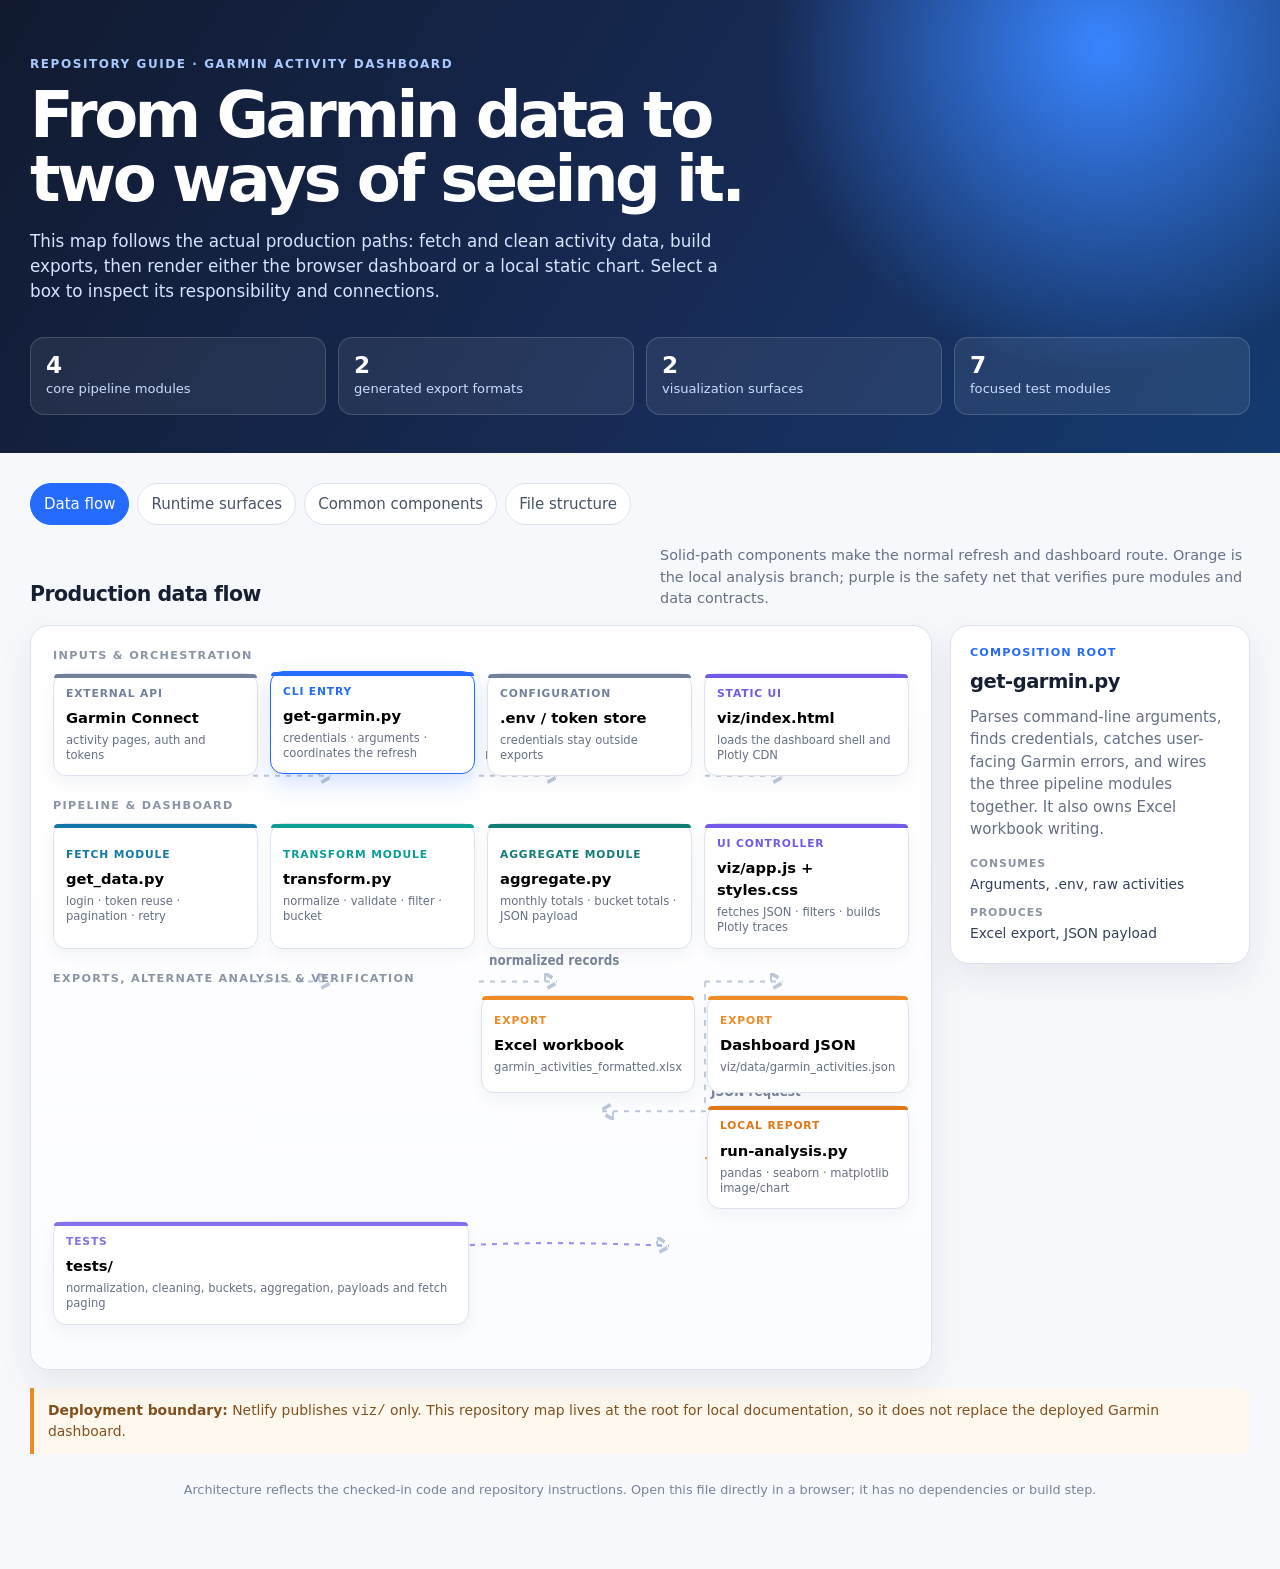
<file: index.html>
<!doctype html>
<html lang="en">
<head>
  <meta charset="utf-8">
  <meta name="viewport" content="width=device-width, initial-scale=1">
  <title>Garmin Dashboard · Codebase Map</title>
  <style>
    :root { --ink:#172033; --muted:#667085; --paper:#f7f8fc; --panel:#fff; --line:#dce2ed; --blue:#246bfe; --teal:#0a9e95; --orange:#f08a24; --violet:#7458e8; --shadow:0 14px 35px rgba(22,34,56,.08); }
    * { box-sizing:border-box; }
    body { margin:0; color:var(--ink); background:var(--paper); font:15px/1.5 Inter, ui-sans-serif, system-ui, -apple-system, BlinkMacSystemFont, "Segoe UI", sans-serif; }
    button { font:inherit; }
    .shell { width:min(1220px, calc(100% - 32px)); margin:auto; }
    .hero { color:#fff; background:radial-gradient(circle at 86% 10%, #3985ff 0, transparent 28%), linear-gradient(122deg,#111a30 0%,#172b56 57%,#143a6f 100%); padding:55px 0 38px; overflow:hidden; }
    .eyebrow { margin:0 0 10px; color:#a9c9ff; font-size:.75rem; font-weight:700; letter-spacing:.13em; text-transform:uppercase; }
    h1 { max-width:800px; margin:0; font-size:clamp(2.2rem,5vw,4.5rem); letter-spacing:-.055em; line-height:1; }
    .hero-copy { max-width:710px; margin:18px 0 0; color:#d6e4ff; font-size:1.05rem; }
    .metrics { display:grid; grid-template-columns:repeat(4,1fr); gap:12px; margin-top:32px; }
    .metric { padding:14px 15px; border:1px solid rgba(255,255,255,.16); border-radius:14px; background:rgba(255,255,255,.07); }
    .metric strong { display:block; font-size:1.45rem; line-height:1.1; }.metric span { color:#cbdcff; font-size:.82rem; }
    main { padding:30px 0 58px; }
    .tabs { display:flex; gap:8px; flex-wrap:wrap; margin-bottom:20px; }
    .tab { padding:9px 13px; color:#475467; border:1px solid var(--line); border-radius:999px; background:#fff; cursor:pointer; }.tab:hover,.tab:focus-visible { border-color:var(--blue); color:var(--blue); outline:none; }.tab.active { color:#fff; border-color:var(--blue); background:var(--blue); }
    .view { display:none; }.view.active { display:block; }
    .section-heading { display:flex; justify-content:space-between; gap:20px; align-items:end; margin:0 0 15px; }.section-heading h2 { margin:0; font-size:1.28rem; letter-spacing:-.025em; }.section-heading p { max-width:590px; margin:0; color:var(--muted); font-size:.9rem; }
    .architecture { display:grid; grid-template-columns:minmax(0,1fr) 300px; gap:18px; align-items:start; }
    .diagram { position:relative; min-height:635px; padding:22px; border:1px solid var(--line); border-radius:19px; background:linear-gradient(180deg,#fff,#fbfcff); box-shadow:var(--shadow); overflow:hidden; }
    .flow { position:absolute; inset:0; z-index:0; width:100%; height:100%; pointer-events:none; }.flow path { fill:none; stroke:#bcc7d9; stroke-width:1.8; stroke-dasharray:5 6; }.flow .analysis-path { stroke:#f1a24c; }.flow .test-path { stroke:#9e92ef; }.flow text { fill:#7a8598; font-size:12px; font-weight:600; }
    .lane { position:relative; z-index:1; display:grid; grid-template-columns:repeat(4,1fr); gap:12px; margin-bottom:22px; }.lane-label { grid-column:1/-1; margin:0 0 -4px; color:#8a94a5; font-size:.7rem; font-weight:800; letter-spacing:.12em; text-transform:uppercase; }
    .node { position:relative; min-height:98px; padding:12px; text-align:left; border:1px solid var(--line); border-radius:13px; background:var(--panel); box-shadow:0 6px 15px rgba(31,47,75,.055); cursor:pointer; transition:.17s transform,.17s border-color,.17s box-shadow; }.node:hover,.node:focus-visible,.node.selected { border-color:var(--node); box-shadow:0 9px 22px color-mix(in srgb,var(--node) 19%,transparent); transform:translateY(-2px); outline:none; }.node::before { position:absolute; top:0; left:0; width:100%; height:4px; content:""; border-radius:13px 13px 0 0; background:var(--node); }.node .kind { display:block; margin-bottom:5px; color:var(--node); font-size:.67rem; font-weight:800; letter-spacing:.08em; text-transform:uppercase; }.node strong { display:block; font-size:.92rem; }.node small { display:block; margin-top:4px; color:var(--muted); font-size:.72rem; line-height:1.32; }.cli { --node:var(--blue); }.fetch { --node:#1478a6; }.transform { --node:var(--teal); }.aggregate { --node:#137c74; }.output { --node:var(--orange); }.dashboard { --node:var(--violet); }.analysis { --node:#e07718; }.test { --node:#876eea; }.external { --node:#73809a; }
    .source { grid-column:1; }.cli-node { grid-column:2; }.dashboard-node { grid-column:4; }.fetch-node { grid-column:1; }.transform-node { grid-column:2; }.aggregate-node { grid-column:3; }.json-node { grid-column:4; }.xlsx-node { grid-column:3; }.analysis-node { grid-column:4; }.tests-node { grid-column:1/3; }
    .inspector { position:sticky; top:16px; padding:19px; border:1px solid var(--line); border-radius:19px; background:#fff; box-shadow:var(--shadow); }.inspector .label { margin:0 0 5px; color:var(--blue); font-size:.7rem; font-weight:800; letter-spacing:.1em; text-transform:uppercase; }.inspector h3 { margin:0; font-size:1.22rem; letter-spacing:-.025em; }.inspector p { margin:10px 0; color:var(--muted); }.inspector dl { margin:15px 0 0; }.inspector dt { margin-top:10px; color:#8a94a5; font-size:.68rem; font-weight:800; letter-spacing:.08em; text-transform:uppercase; }.inspector dd { margin:2px 0 0; color:#34405a; font-size:.86rem; }.inspector code,.code { padding:.12em .35em; border-radius:5px; color:#2f3d58; background:#eef2f8; font-family:"SFMono-Regular",Consolas,monospace; font-size:.83em; }
    .note { margin-top:18px; padding:12px 14px; border-left:4px solid var(--orange); border-radius:0 10px 10px 0; color:#81501d; background:#fff8ef; font-size:.87rem; }
    .surface-grid,.common-grid { display:grid; grid-template-columns:repeat(3,1fr); gap:15px; }.surface-card,.common-card { padding:18px; border:1px solid var(--line); border-radius:16px; background:#fff; box-shadow:0 7px 20px rgba(31,47,75,.045); }.surface-card h3,.common-card h3 { margin:0; font-size:1rem; }.surface-card p,.common-card p { margin:8px 0 0; color:var(--muted); font-size:.88rem; }.tag { display:inline-block; margin:12px 5px 0 0; padding:3px 8px; color:#38507a; border:1px solid #d8e2f3; border-radius:999px; background:#f5f8fd; font-size:.73rem; }
    .tree { padding:20px; border:1px solid var(--line); border-radius:18px; background:#17223a; color:#d9e5fb; box-shadow:var(--shadow); font:13px/1.75 "SFMono-Regular",Consolas,monospace; white-space:pre-wrap; }.tree b { color:#8bb4ff; }.tree .muted { color:#94a6c5; }.tree .warning { color:#ffc16b; }
    .shared-table { width:100%; border-collapse:separate; border-spacing:0; overflow:hidden; border:1px solid var(--line); border-radius:15px; background:#fff; box-shadow:var(--shadow); }.shared-table th,.shared-table td { padding:13px 15px; text-align:left; vertical-align:top; border-bottom:1px solid var(--line); }.shared-table tr:last-child td { border-bottom:0; }.shared-table th { color:#64748b; background:#f8faff; font-size:.73rem; letter-spacing:.08em; text-transform:uppercase; }.shared-table td { font-size:.88rem; }.status { display:inline-block; padding:3px 7px; border-radius:999px; font-size:.72rem; font-weight:700; }.yes { color:#076a55; background:#dcf7ee; }.mirror { color:#835817; background:#fff0d8; }.gap { color:#74529e; background:#f0e8ff; }
    .footer { margin-top:26px; color:#77839a; font-size:.8rem; text-align:center; }
    @media (max-width:900px) { .architecture { grid-template-columns:1fr; }.inspector { position:static; }.surface-grid,.common-grid { grid-template-columns:1fr 1fr; }.diagram { min-height:0; }.flow { display:none; }.lane { grid-template-columns:repeat(2,1fr); }.source,.cli-node,.dashboard-node,.fetch-node,.transform-node,.aggregate-node,.json-node,.xlsx-node,.analysis-node,.tests-node { grid-column:auto; } }
    @media (max-width:600px) { .shell { width:min(100% - 22px,1220px); }.hero { padding-top:35px; }.metrics,.surface-grid,.common-grid { grid-template-columns:1fr 1fr; }.section-heading { display:block; }.section-heading p { margin-top:7px; }.shared-table { display:block; overflow-x:auto; }.lane { grid-template-columns:1fr; }.metrics .metric:last-child { grid-column:1/-1; } }
  </style>
</head>
<body>
  <header class="hero">
    <div class="shell">
      <p class="eyebrow">Repository guide · Garmin activity dashboard</p>
      <h1>From Garmin data to two ways of seeing it.</h1>
      <p class="hero-copy">This map follows the actual production paths: fetch and clean activity data, build exports, then render either the browser dashboard or a local static chart. Select a box to inspect its responsibility and connections.</p>
      <div class="metrics" aria-label="Codebase summary">
        <div class="metric"><strong>4</strong><span>core pipeline modules</span></div>
        <div class="metric"><strong>2</strong><span>generated export formats</span></div>
        <div class="metric"><strong>2</strong><span>visualization surfaces</span></div>
        <div class="metric"><strong>7</strong><span>focused test modules</span></div>
      </div>
    </div>
  </header>
  <main class="shell">
    <nav class="tabs" aria-label="Architecture views">
      <button class="tab active" data-view="flow" type="button">Data flow</button>
      <button class="tab" data-view="surfaces" type="button">Runtime surfaces</button>
      <button class="tab" data-view="shared" type="button">Common components</button>
      <button class="tab" data-view="tree" type="button">File structure</button>
    </nav>

    <section class="view active" id="flow">
      <div class="section-heading"><h2>Production data flow</h2><p>Solid-path components make the normal refresh and dashboard route. Orange is the local analysis branch; purple is the safety net that verifies pure modules and data contracts.</p></div>
      <div class="architecture">
        <div class="diagram" aria-label="Interactive production data-flow diagram">
          <svg class="flow" viewBox="0 0 900 635" aria-hidden="true" preserveAspectRatio="none">
            <defs><marker id="arrow" markerWidth="8" markerHeight="8" refX="7" refY="4" orient="auto"><path d="M0,0 L8,4 L0,8z" fill="#bcc7d9"/></marker><marker id="orange-arrow" markerWidth="8" markerHeight="8" refX="7" refY="4" orient="auto"><path d="M0,0 L8,4 L0,8z" fill="#f1a24c"/></marker><marker id="violet-arrow" markerWidth="8" markerHeight="8" refX="7" refY="4" orient="auto"><path d="M0,0 L8,4 L0,8z" fill="#9e92ef"/></marker></defs>
            <path d="M222 128 H300" marker-end="url(#arrow)"/><path d="M448 128 H526" marker-end="url(#arrow)"/><path d="M674 128 H752" marker-end="url(#arrow)"/>
            <path d="M222 304 H300" marker-end="url(#arrow)"/><path d="M448 304 H526" marker-end="url(#arrow)"/><path d="M674 304 H752" marker-end="url(#arrow)"/>
            <path d="M674 304 V415 H570" marker-end="url(#arrow)"/><path class="analysis-path" d="M674 455 H752" marker-end="url(#orange-arrow)"/><path class="test-path" d="M222 562 C350 525, 490 525, 638 530" marker-end="url(#violet-arrow)"/>
            <text x="454" y="114">raw activities</text><text x="458" y="290">normalized records</text><text x="680" y="402">JSON request</text>
          </svg>
          <div class="lane">
            <p class="lane-label">Inputs &amp; orchestration</p>
            <button class="node external source" data-node="garmin" type="button"><span class="kind">External API</span><strong>Garmin Connect</strong><small>activity pages, auth and tokens</small></button>
            <button class="node cli cli-node" data-node="cli" type="button"><span class="kind">CLI entry</span><strong>get-garmin.py</strong><small>credentials · arguments · coordinates the refresh</small></button>
            <button class="node external" data-node="env" type="button"><span class="kind">Configuration</span><strong>.env / token store</strong><small>credentials stay outside exports</small></button>
            <button class="node dashboard dashboard-node" data-node="viz" type="button"><span class="kind">Static UI</span><strong>viz/index.html</strong><small>loads the dashboard shell and Plotly CDN</small></button>
          </div>
          <div class="lane">
            <p class="lane-label">Pipeline &amp; dashboard</p>
            <button class="node fetch fetch-node" data-node="fetch" type="button"><span class="kind">Fetch module</span><strong>get_data.py</strong><small>login · token reuse · pagination · retry</small></button>
            <button class="node transform transform-node" data-node="transform" type="button"><span class="kind">Transform module</span><strong>transform.py</strong><small>normalize · validate · filter · bucket</small></button>
            <button class="node aggregate aggregate-node" data-node="aggregate" type="button"><span class="kind">Aggregate module</span><strong>aggregate.py</strong><small>monthly totals · bucket totals · JSON payload</small></button>
            <button class="node dashboard json-node" data-node="app" type="button"><span class="kind">UI controller</span><strong>viz/app.js + styles.css</strong><small>fetches JSON · filters · builds Plotly traces</small></button>
          </div>
          <div class="lane">
            <p class="lane-label">Exports, alternate analysis &amp; verification</p>
            <button class="node output xlsx-node" data-node="xlsx" type="button"><span class="kind">Export</span><strong>Excel workbook</strong><small>garmin_activities_formatted.xlsx</small></button>
            <button class="node output" data-node="json" type="button"><span class="kind">Export</span><strong>Dashboard JSON</strong><small>viz/data/garmin_activities.json</small></button>
            <button class="node analysis analysis-node" data-node="analysis" type="button"><span class="kind">Local report</span><strong>run-analysis.py</strong><small>pandas · seaborn · matplotlib image/chart</small></button>
            <button class="node test tests-node" data-node="tests" type="button"><span class="kind">Tests</span><strong>tests/</strong><small>normalization, cleaning, buckets, aggregation, payloads and fetch paging</small></button>
          </div>
        </div>
        <aside class="inspector" id="inspector" aria-live="polite"></aside>
      </div>
      <p class="note"><strong>Deployment boundary:</strong> Netlify publishes <code>viz/</code> only. This repository map lives at the root for local documentation, so it does not replace the deployed Garmin dashboard.</p>
    </section>

    <section class="view" id="surfaces">
      <div class="section-heading"><h2>Four runtime surfaces</h2><p>The project is deliberately split into a fetch pipeline, a static dashboard, a local chart route, and a small unrelated API experiment.</p></div>
      <div class="surface-grid">
        <article class="surface-card"><h3>Refresh command</h3><p><code>get-garmin.py</code> is the only production entry point. It turns credentials and Garmin API pages into normalized records plus both exports.</p><span class="tag">Python</span><span class="tag">Garmin Connect</span><span class="tag">Excel + JSON</span></article>
        <article class="surface-card"><h3>Browser dashboard</h3><p><code>viz/</code> is a no-build static app: HTML provides the mount point, JavaScript reads the generated JSON, CSS defines the responsive UI, and Plotly renders the chart.</p><span class="tag">ES modules</span><span class="tag">Plotly CDN</span><span class="tag">Netlify</span></article>
        <article class="surface-card"><h3>Local analysis</h3><p><code>run-analysis.py</code> reads the Excel export back in, filters running records, groups monthly metrics, and displays or saves a traditional chart.</p><span class="tag">pandas</span><span class="tag">seaborn</span><span class="tag">matplotlib</span></article>
        <article class="surface-card"><h3>Tests</h3><p>Tests focus on the reusable Python logic: raw Garmin shapes, cleaning boundaries, page retrieval, monthly rollups, bucket partitions, and serialized payloads.</p><span class="tag">pytest</span><span class="tag">synthetic fixtures</span></article>
        <article class="surface-card"><h3>Configuration</h3><p><code>pyproject.toml</code> defines the Python runtime and packages. <code>requirements*.txt</code> are alternate dependency lists. <code>netlify.toml</code> publishes <code>viz/</code>.</p><span class="tag">uv</span><span class="tag">Python 3.14+</span></article>
        <article class="surface-card"><h3>Standalone experiment</h3><p><code>Test-nvidia.py</code> sends one streamed prompt through NVIDIA's OpenAI-compatible endpoint. It is not imported by, or connected to, the Garmin pipeline.</p><span class="tag">OpenAI client</span><span class="tag">separate concern</span></article>
      </div>
    </section>

    <section class="view" id="shared">
      <div class="section-heading"><h2>Shared components &amp; boundaries</h2><p>The strongest reuse is in the pure transformation and aggregation layer. A few concepts are intentionally mirrored or currently duplicated across the two display routes.</p></div>
      <table class="shared-table">
        <thead><tr><th>Component / concern</th><th>Used by</th><th>Relationship</th><th>State</th></tr></thead>
        <tbody>
          <tr><td><code>normalize_activity()</code> + <code>clean()</code></td><td>CLI pipeline; unit tests</td><td>One canonical schema and validation gate before any export exists.</td><td><span class="status yes">Shared source</span></td></tr>
          <tr><td><code>to_bucket()</code> + <code>BUCKET_NAMES</code></td><td><code>aggregate.py</code>; tests</td><td>Python is the source of truth for bucket definitions and monthly bucket output.</td><td><span class="status yes">Shared source</span></td></tr>
          <tr><td>Distance bucketing in <code>app.js</code></td><td>Browser filtering</td><td><code>toBucketClient()</code> mirrors Python bucket boundaries so the client can filter individual activities.</td><td><span class="status mirror">Intentional mirror</span></td></tr>
          <tr><td>Monthly metrics</td><td><code>aggregate.py</code>; <code>run-analysis.py</code></td><td>Both calculate per-month distance, pace and heart-rate views, but each owns its own implementation and output format.</td><td><span class="status gap">Parallel logic</span></td></tr>
          <tr><td>Dependency declarations</td><td><code>pyproject.toml</code>; <code>requirements.txt</code>; <code>requirements-garmin.txt</code></td><td>They list overlapping packages. The README directs new setup through <code>uv sync</code>.</td><td><span class="status gap">Multiple manifests</span></td></tr>
          <tr><td>Credentials and private activity data</td><td><code>.env</code>; token store; generated exports</td><td>Ignored by Git; the dashboard JSON itself contains personal activity information and is generated locally.</td><td><span class="status yes">Protected boundary</span></td></tr>
        </tbody>
      </table>
      <div class="common-grid" style="margin-top:16px">
        <article class="common-card"><h3>Clean hand-off</h3><p>The normalized activity dictionary is the central contract: dates, distance, pace, duration, HR, elevation, VO₂ max, calories and activity type. Everything downstream consumes that cleaned record.</p></article>
        <article class="common-card"><h3>Two output contracts</h3><p>The Excel file preserves rows for offline analysis. The JSON payload adds metadata and precomputed monthly summaries so the dashboard can remain static and fast.</p></article>
        <article class="common-card"><h3>Where reuse stops</h3><p>The browser intentionally has no Python runtime, so it cannot call the shared Python helpers. The small JS bucket mirror is the practical no-build trade-off.</p></article>
      </div>
    </section>

    <section class="view" id="tree">
      <div class="section-heading"><h2>Repository structure</h2><p>Grouped by responsibility rather than every generated or private local file.</p></div>
      <div class="tree"><b>garmin2/</b>
├── <b>get-garmin.py</b>              <span class="muted"># CLI composition root; writes Excel + JSON</span>
├── <b>get_data.py</b>                <span class="muted"># Garmin authentication, token reuse, pagination, retry</span>
├── <b>transform.py</b>               <span class="muted"># raw activity → normalized record → clean record / bucket</span>
├── <b>aggregate.py</b>               <span class="muted"># monthly rollups and dashboard payload serialization</span>
├── <b>run-analysis.py</b>            <span class="muted"># Excel → local pandas/seaborn/matplotlib chart</span>
├── <span class="warning">Test-nvidia.py</span>             <span class="muted"># isolated NVIDIA/OpenAI-compatible experiment</span>
├── <b>viz/</b>                       <span class="muted"># Netlify publish directory</span>
│   ├── <b>index.html</b>             <span class="muted"># dashboard document + Plotly CDN</span>
│   ├── <b>app.js</b>                 <span class="muted"># dashboard state, filtering, Plotly traces</span>
│   ├── <b>styles.css</b>             <span class="muted"># dashboard presentation and responsive layout</span>
│   └── data/garmin_activities.json  <span class="muted"># generated; Git-ignored</span>
├── <b>tests/</b>                     <span class="muted"># pytest checks for pipeline contracts</span>
├── <b>planning/</b> + <b>docs/</b>            <span class="muted"># design history and implementation plan</span>
├── pyproject.toml / uv.lock          <span class="muted"># primary dependency setup</span>
├── requirements*.txt                 <span class="muted"># alternate package lists</span>
└── netlify.toml                      <span class="muted"># publish = viz</span>

<span class="muted">Private / generated items deliberately omitted: .env, Garmin token store, Excel exports, activity markdown export, virtual environment and Git metadata.</span></div>
    </section>
    <p class="footer">Architecture reflects the checked-in code and repository instructions. Open this file directly in a browser; it has no dependencies or build step.</p>
  </main>
  <script>
    const nodeData = {
      garmin: { label: "External input", title: "Garmin Connect", text: "The only remote data source in the production path. get_data.py creates the client, authenticates with a reusable token store, then requests activity pages.", reads: "Credentials and token directory", writes: "Raw activity dictionaries" },
      env: { label: "Private configuration", title: ".env and token store", text: "GARMIN_USERNAME and GARMIN_PASSWORD are loaded by the CLI. Garmin refresh tokens live separately, defaulting to ~/.garminconnect. Both stay out of source control.", reads: "Local environment", writes: "Authentication inputs" },
      cli: { label: "Composition root", title: "get-garmin.py", text: "Parses command-line arguments, finds credentials, catches user-facing Garmin errors, and wires the three pipeline modules together. It also owns Excel workbook writing.", reads: "Arguments, .env, raw activities", writes: "Excel export, JSON payload" },
      fetch: { label: "Fetch layer", title: "get_data.py", text: "Owns Garmin client login, secure token-file permissions, activity pagination and exponential retry on transient Garmin connection or rate-limit errors.", reads: "Credentials, Garmin API", writes: "A list of raw activities" },
      transform: { label: "Pure transform layer", title: "transform.py", text: "Converts Garmin’s variable raw shape into a stable activity schema, classifies activity type, applies quality rules in order, and assigns distance buckets.", reads: "Raw activity dictionaries", writes: "Kept records and drop-reason counts" },
      aggregate: { label: "Pure aggregation layer", title: "aggregate.py", text: "Builds complete year/month arrays, partitions those arrays by distance bucket, adds metadata, and serializes the JSON payload. Its helpers are directly covered by tests.", reads: "Cleaned activity records", writes: "Dashboard payload" },
      xlsx: { label: "Row-oriented export", title: "garmin_activities_formatted.xlsx", text: "A workbook containing the cleaned activity rows. It preserves the alternate local-analysis route and can be opened independently of the dashboard.", reads: "Cleaned records", writes: "Input for run-analysis.py" },
      json: { label: "Dashboard data contract", title: "viz/data/garmin_activities.json", text: "Generated data for the static site: meta, individual cleaned activities, monthly year totals and monthly totals by bucket. It is ignored by Git because it is personal activity data.", reads: "Payload from aggregate.py", writes: "Fetched by viz/app.js" },
      viz: { label: "Deployed document", title: "viz/index.html", text: "The static page includes a root element, loads the project CSS and ES module, and imports Plotly from a CDN. Netlify publishes this directory—not the repository root.", reads: "styles.css, app.js, Plotly CDN", writes: "Dashboard shell" },
      app: { label: "Dashboard controller", title: "viz/app.js + styles.css", text: "app.js fetches the generated JSON and creates controls, summary cards, filters and Plotly traces. styles.css owns the responsive visual layout; it is not a component framework.", reads: "Dashboard JSON, user selections", writes: "Interactive Plotly chart and stats" },
      analysis: { label: "Alternate local route", title: "run-analysis.py", text: "Reads the Excel workbook with pandas, normalizes legacy/new column names, restricts to running records, computes monthly values and renders a seaborn/matplotlib chart.", reads: "Excel export", writes: "Displayed or saved chart" },
      tests: { label: "Verification", title: "tests/", text: "Seven focused pytest modules protect the pipeline’s boundaries: normalization, cleaning, bucketing, aggregation, serialized payloads and paginated fetch behavior. The dashboard JavaScript has a syntax check in the README workflow.", reads: "Pure module interfaces", writes: "Fast regression feedback" }
    };
    const inspector = document.querySelector("#inspector");
    function selectNode(key) {
      const item = nodeData[key];
      document.querySelectorAll(".node").forEach((node) => node.classList.toggle("selected", node.dataset.node === key));
      inspector.innerHTML = `<p class="label">${item.label}</p><h3>${item.title}</h3><p>${item.text}</p><dl><dt>Consumes</dt><dd>${item.reads}</dd><dt>Produces</dt><dd>${item.writes}</dd></dl>`;
    }
    document.querySelectorAll(".node").forEach((node) => node.addEventListener("click", () => selectNode(node.dataset.node)));
    document.querySelectorAll(".tab").forEach((tab) => tab.addEventListener("click", () => {
      document.querySelectorAll(".tab").forEach((item) => item.classList.toggle("active", item === tab));
      document.querySelectorAll(".view").forEach((view) => view.classList.toggle("active", view.id === tab.dataset.view));
    }));
    selectNode("cli");
  </script>
</body>
</html>
</file>
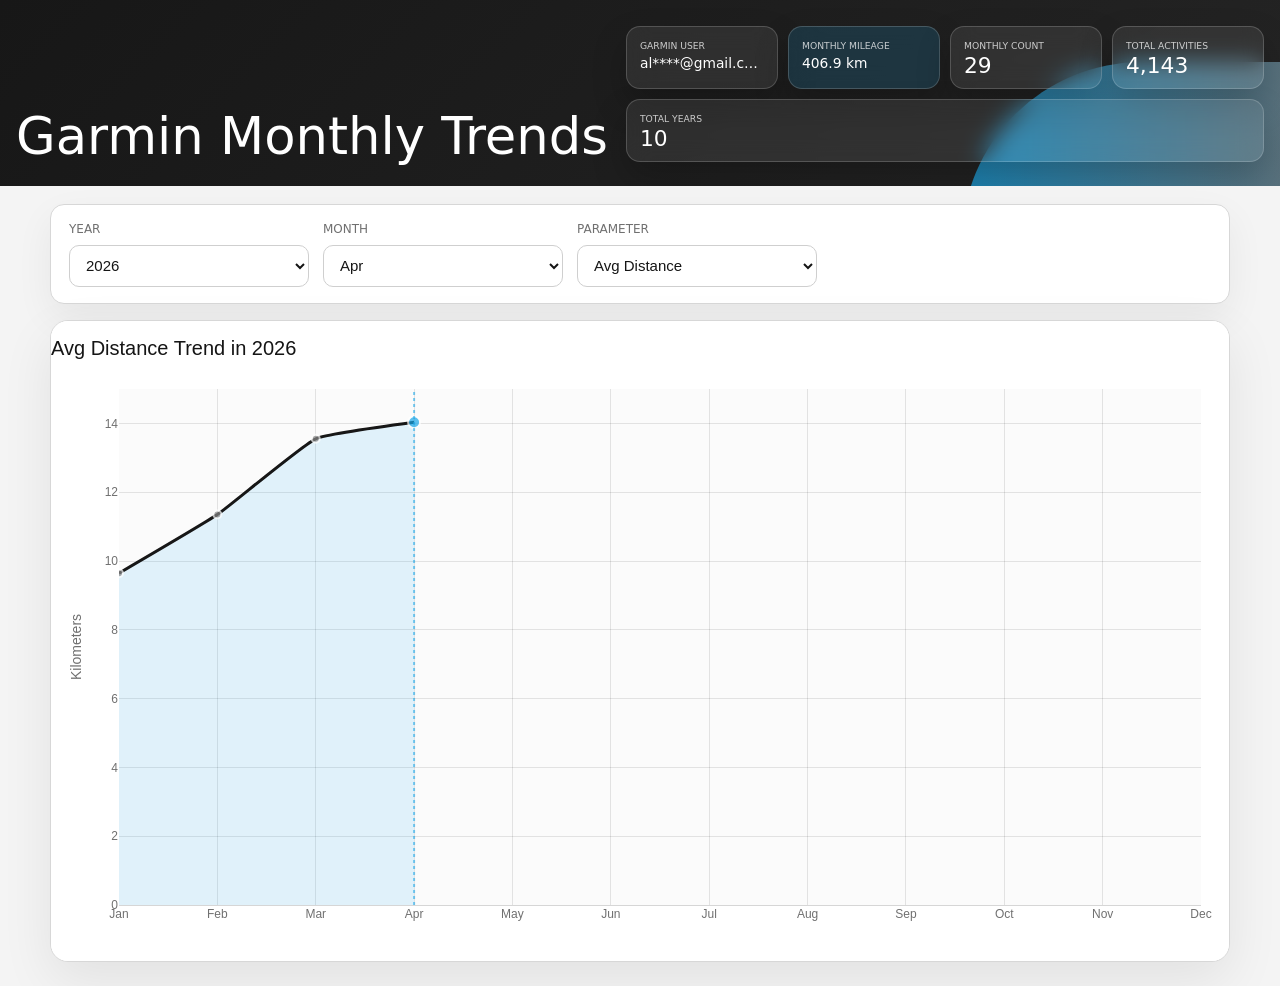
<file: garmin_activities_trend.html>
<!DOCTYPE html>
<html lang="en">
<head>
  <meta charset="UTF-8" />
  <meta name="viewport" content="width=device-width, initial-scale=1.0" />
  <title>Garmin Activity Trends</title>
  <script src="https://cdn.plot.ly/plotly-2.35.2.min.js"></script>
  <style>
    :root {
      color-scheme: light;
      --black: #171717;
      --charcoal: #242424;
      --accent: #1aa7e8;
      --accent-dark: #0d78bd;
      --ink: #151515;
      --muted: #707070;
      --line: #d7d7d7;
      --panel: #ffffff;
      --page: #f4f4f4;
      --soft-accent: rgba(26, 167, 232, 0.14);
      --soft-gray: rgba(0, 0, 0, 0.06);
    }
    * {
      box-sizing: border-box;
    }
    html {
      -webkit-text-size-adjust: 100%;
    }
    body {
      margin: 0;
      background: var(--page);
      color: var(--ink);
      font-family: "Helvetica Neue", "Avenir Next", "Segoe UI", system-ui, sans-serif;
      line-height: 1.45;
    }
    .page {
      min-height: 100vh;
      padding-bottom: 24px;
    }
    .topbar {
      background: linear-gradient(135deg, var(--black), var(--charcoal));
      color: #ffffff;
      position: relative;
      overflow: hidden;
    }
    .topbar::after {
      content: "";
      position: absolute;
      inset: auto -8% -56px auto;
      width: min(420px, 56vw);
      height: 180px;
      background: linear-gradient(90deg, rgba(26, 167, 232, 0.92), rgba(255, 255, 255, 0.42));
      border-radius: 999px 0 0 0;
      opacity: 0.78;
    }
    .topbar-inner {
      width: min(1480px, calc(100% - 32px));
      margin: 0 auto;
      padding: 26px 0 24px;
      display: flex;
      justify-content: space-between;
      gap: 18px;
      align-items: flex-end;
      position: relative;
      z-index: 1;
    }
    h1 {
      margin: 0;
      flex: 1 1 auto;
      min-width: 0;
      max-width: none;
      font-size: clamp(30px, 4vw, 56px);
      line-height: 1.02;
      font-weight: 300;
      letter-spacing: 0;
      white-space: nowrap;
    }
    .summary {
      display: flex;
      gap: 10px;
      flex-wrap: wrap;
      justify-content: flex-end;
      flex: 0 1 780px;
    }
    .metric {
      min-width: 0;
      flex: 1 1 132px;
      border: 1px solid rgba(255, 255, 255, 0.18);
      border-radius: 14px;
      padding: 12px 13px 11px;
      background: rgba(255, 255, 255, 0.08);
      box-shadow: 0 16px 34px rgba(0, 0, 0, 0.22);
      backdrop-filter: blur(12px);
    }
    .metric:nth-child(2) {
      background: rgba(26, 167, 232, 0.16);
    }
    .metric-label {
      color: rgba(255, 255, 255, 0.76);
      font-size: clamp(9px, 0.72vw, 11px);
      font-weight: 500;
      text-transform: uppercase;
      white-space: nowrap;
    }
    .metric-value {
      margin-top: 3px;
      font-size: clamp(18px, 1.7vw, 26px);
      line-height: 1;
      font-weight: 300;
    }
    .metric-value.compact {
      max-width: 160px;
      overflow: hidden;
      text-overflow: ellipsis;
      white-space: nowrap;
      font-size: clamp(13px, 1.08vw, 16px);
      line-height: 1.2;
    }
    main {
      width: min(1180px, calc(100% - 32px));
      margin: 18px auto 0;
    }
    .controls {
      display: flex;
      gap: 14px;
      flex-wrap: wrap;
      align-items: flex-end;
      padding: 16px 18px;
      border: 1px solid var(--line);
      border-radius: 14px;
      background: var(--panel);
      margin-bottom: 16px;
      box-shadow: 0 14px 38px rgba(0, 0, 0, 0.06);
    }
    .control-field {
      min-width: 0;
    }
    label {
      display: block;
      margin-bottom: 6px;
      color: var(--muted);
      font-size: 12px;
      font-weight: 500;
      text-transform: uppercase;
    }
    select {
      min-width: 240px;
      height: 42px;
      border: 1px solid #cfcfcf;
      border-radius: 10px;
      background: #ffffff;
      color: var(--ink);
      font-size: 15px;
      font-weight: 400;
      padding: 0 36px 0 12px;
    }
    select:focus {
      outline: 3px solid rgba(26, 167, 232, 0.24);
      border-color: var(--accent);
    }
    .chart-shell {
      border: 1px solid var(--line);
      border-radius: 18px;
      background: var(--panel);
      overflow: hidden;
      box-shadow: 0 18px 52px rgba(0, 0, 0, 0.08);
    }
    #chart {
      width: 100%;
      height: min(640px, calc(100vh - 220px));
      min-height: 430px;
    }
    @media (max-width: 1240px) {
      .topbar-inner {
        align-items: stretch;
        flex-direction: column;
      }
      .summary {
        justify-content: flex-start;
        flex-basis: auto;
      }
      .metric {
        max-width: 220px;
      }
    }
    @media (max-width: 900px) {
      .topbar-inner {
        align-items: stretch;
        flex-direction: column;
      }
      .summary {
        justify-content: flex-start;
      }
      .metric {
        flex: 1 1 150px;
      }
      #chart {
        height: min(620px, calc(100vh - 250px));
      }
    }
    @media (max-width: 720px) {
      .page {
        padding-bottom: 10px;
      }
      .topbar::after {
        inset: auto -22% -64px auto;
        width: 320px;
        height: 150px;
        opacity: 0.62;
      }
      .topbar-inner {
        padding-top: 10px;
        padding-bottom: 10px;
        width: min(100% - 24px, 1180px);
        gap: 8px;
      }
      h1 {
        font-size: clamp(18px, 5.7vw, 28px);
        max-width: 100%;
      }
      .summary {
        display: grid;
        grid-template-columns: repeat(4, minmax(0, 1fr));
        gap: 4px;
      }
      .user-metric {
        display: none;
      }
      .metric {
        min-width: 0;
        padding: 6px 5px;
        border-radius: 9px;
      }
      .metric-label {
        color: #ffffff;
        font-size: 7.5px;
        line-height: 1;
        font-weight: 500;
        letter-spacing: 0;
        text-shadow: 0 1px 2px rgba(0, 0, 0, 0.58);
        white-space: nowrap;
      }
      .metric-value {
        font-size: 16px;
        font-weight: 300;
      }
      .metric-value.compact {
        max-width: none;
        font-size: 11px;
      }
      main {
        width: min(100% - 24px, 1180px);
        margin-top: 8px;
      }
      .controls {
        display: grid;
        grid-template-columns: 0.8fr 0.9fr 1.35fr;
        padding: 8px;
        gap: 6px;
        margin-bottom: 8px;
        border-radius: 12px;
      }
      label {
        margin-bottom: 3px;
        font-size: 9px;
      }
      select {
        min-width: 100%;
        width: 100%;
        height: 34px;
        border-radius: 8px;
        font-size: 12px;
        padding: 0 20px 0 7px;
      }
      .controls > div {
        width: auto;
      }
      .chart-shell {
        border-radius: 12px;
      }
      #chart {
        height: min(76vh, 620px);
        min-height: 470px;
      }
    }
    @media (max-width: 420px) {
      .topbar-inner {
        width: min(100% - 16px, 1180px);
      }
      main {
        width: min(100% - 16px, 1180px);
        margin-top: 6px;
      }
      .controls {
        grid-template-columns: 0.76fr 0.86fr 1.38fr;
        gap: 5px;
        padding: 7px;
      }
      select {
        height: 32px;
        font-size: 11px;
      }
      #chart {
        height: 78vh;
        min-height: 500px;
      }
    }
  </style>
</head>
<body>
  <div class="page">
    <header class="topbar">
      <div class="topbar-inner">
        <div>
          <h1>Garmin Monthly Trends</h1>
        </div>
        <div class="summary">
          <div class="metric user-metric">
            <div class="metric-label">Garmin User</div>
            <div class="metric-value compact" id="garminUser">Garmin User</div>
          </div>
          <div class="metric mileage-metric">
            <div class="metric-label">Monthly Mileage</div>
            <div class="metric-value compact" id="monthlyMileage">0 km</div>
          </div>
          <div class="metric">
            <div class="metric-label">Monthly Count</div>
            <div class="metric-value" id="monthlyActivities">0</div>
          </div>
          <div class="metric">
            <div class="metric-label">Total Activities</div>
            <div class="metric-value" id="activityCount">0</div>
          </div>
          <div class="metric">
            <div class="metric-label">Total Years</div>
            <div class="metric-value" id="yearCount">0</div>
          </div>
        </div>
      </div>
    </header>

    <main>
      <div class="controls">
        <div class="control-field">
          <label for="yearSelect">Year</label>
          <select id="yearSelect"></select>
        </div>
        <div class="control-field">
          <label for="monthSelect">Month</label>
          <select id="monthSelect"></select>
        </div>
        <div class="control-field parameter-field">
          <label for="parameterSelect">Parameter</label>
          <select id="parameterSelect"></select>
        </div>
      </div>
      <div class="chart-shell">
        <div id="chart"></div>
      </div>
    </main>
  </div>

  <script>
    const chartData = {"years": ["2017", "2018", "2019", "2020", "2021", "2022", "2023", "2024", "2025", "2026"], "parameters": ["Avg Distance", "Heart Rate", "Pace", "aerobicTrainingEffect", "anaerobicTrainingEffect", "avgElevation", "Calories", "Duration", "maxHR", "maxElevation", "MaxSpeed", "Vo2maxvalue"], "values": {"2017": {"Avg Distance": [null, 10.575, 9.615, 11.932, 10.482, 21.807, 10.621, 10.432, 13.491, 8.738, 10.976, 8.011], "Heart Rate": [null, 145.667, 145.714, 151.5, 122.0, null, null, null, null, null, 138.667, null], "Pace": [null, 331.439, 347.409, 344.907, 381.008, 361.383, 387.712, 402.458, 402.986, 383.031, 394.114, 424.256], "aerobicTrainingEffect": [null, 4.867, 4.514, 4.525, 5.0, null, null, null, null, null, 3.5, null], "anaerobicTrainingEffect": [null, null, null, null, null, null, null, null, null, null, null, null], "avgElevation": [null, null, null, null, null, null, null, null, null, null, null, null], "Calories": [null, 678.5, 696.895, 874.923, 674.509, 1629.026, 809.461, 752.52, 993.549, 645.263, 778.579, 581.487], "Duration": [null, 3513.092, 3375.144, 4158.304, 4018.117, 8392.893, 4112.506, 4214.868, 5438.897, 3352.984, 4363.542, 3234.319], "maxHR": [null, 162.333, 160.286, 164.75, 246.0, null, null, null, null, null, 158.333, null], "maxElevation": [null, 17.35, 15.684, 48.831, 25.24, 18.133, 29.738, 41.442, 44.347, 57.295, 52.453, 14.885], "MaxSpeed": [null, 5.61, 8.773, 9.665, 6.816, 7.81, 12.273, 7.832, 11.741, 11.129, 7.578, 4.92], "Vo2maxvalue": [null, 45.667, 46.0, 44.25, 46.0, null, null, null, null, null, 47.0, null]}, "2018": {"Avg Distance": [7.399, 8.066, 7.263, 8.469, 7.046, 7.276, 6.577, 8.277, 7.828, 9.27, 7.699, 12.915], "Heart Rate": [null, null, 144.429, 143.0, null, null, null, 149.5, 134.0, null, null, null], "Pace": [405.188, 397.493, 384.089, 400.502, 391.471, 408.125, 414.911, 397.06, 406.67, 387.635, 391.994, 397.659], "aerobicTrainingEffect": [null, null, 3.757, 3.7, null, null, null, 4.05, 3.3, null, null, null], "anaerobicTrainingEffect": [null, null, null, null, null, null, null, null, null, null, null, null], "avgElevation": [null, null, null, null, null, null, null, null, null, null, null, null], "Calories": [544.782, 593.375, 520.332, 606.933, 515.526, 530.458, 470.792, 602.182, 566.303, 679.76, 565.486, 949.435], "Duration": [2900.515, 3141.727, 2765.135, 3382.393, 2757.978, 2953.556, 2697.895, 3272.583, 3138.657, 3554.706, 3011.77, 4955.459], "maxHR": [null, null, 161.714, 165.0, null, null, null, 165.0, 162.0, null, null, null], "maxElevation": [36.906, 122.925, 28.45, 39.073, 270.821, 60.675, 48.6, 161.673, 84.727, 161.384, 56.251, 50.722], "MaxSpeed": [4.988, 4.243, 7.937, 6.25, 6.529, 9.714, 7.087, 11.22, 8.381, 9.421, 7.184, 8.568], "Vo2maxvalue": [null, null, 48.286, 47.0, null, null, null, 48.0, 48.0, null, null, null]}, "2019": {"Avg Distance": [9.414, 7.706, 8.855, 8.479, 7.212, 8.588, 9.417, 11.146, 11.737, 9.379, 9.245, 10.902], "Heart Rate": [null, null, null, null, 131.333, null, 142.0, null, null, null, null, null], "Pace": [395.145, 385.191, 396.796, 438.448, 409.831, 404.009, 412.84, 443.005, 403.521, 407.541, 389.245, 402.003], "aerobicTrainingEffect": [null, null, null, null, 2.733, null, 3.3, null, null, null, null, null], "anaerobicTrainingEffect": [null, null, null, null, null, null, null, null, null, null, null, null], "avgElevation": [null, null, null, null, null, null, null, null, null, null, null, null], "Calories": [693.0, 566.629, 645.176, 571.912, 520.639, 634.536, 668.464, 797.391, 876.318, 688.929, 684.5, 813.741], "Duration": [3742.541, 2909.716, 3444.552, 4170.555, 2969.064, 3458.13, 3847.615, 4926.621, 4682.777, 3662.145, 3620.019, 4209.746], "maxHR": [null, null, null, null, 150.0, null, 163.0, null, null, null, null, null], "maxElevation": [91.021, 33.817, 35.159, 97.606, 39.711, 65.829, 202.336, 73.913, 58.445, 56.714, 17.379, 26.385], "MaxSpeed": [7.93, 6.898, 5.923, 6.293, 7.271, 6.907, 6.136, 6.507, 8.736, 10.553, 7.575, 6.341], "Vo2maxvalue": [null, null, null, null, 49.0, null, 49.0, null, null, null, null, null]}, "2020": {"Avg Distance": [10.026, 10.949, 10.294, 9.087, 10.359, 9.911, 8.385, 9.528, 9.745, 9.442, 9.644, 11.16], "Heart Rate": [null, null, null, null, null, null, null, null, null, null, null, null], "Pace": [413.275, 417.135, 432.294, 408.438, 439.639, 450.344, 473.247, 460.481, 494.616, 464.516, 447.193, 439.346], "aerobicTrainingEffect": [null, null, null, null, null, null, null, null, null, null, null, null], "anaerobicTrainingEffect": [null, null, null, null, null, null, null, null, null, null, null, null], "avgElevation": [null, null, null, null, null, null, null, null, null, null, null, null], "Calories": [729.314, 770.222, 713.625, 647.622, 738.465, 690.676, 569.111, 640.373, 633.774, 632.558, 653.262, 753.5], "Duration": [4132.22, 4872.266, 4887.964, 3906.69, 4641.415, 4649.497, 4102.974, 4432.914, 4923.394, 4400.782, 4473.817, 5317.114], "maxHR": [null, null, null, null, null, null, null, null, null, null, null, null], "maxElevation": [71.634, 101.993, 92.144, 35.124, 70.409, 67.578, 78.151, 121.357, 60.54, 62.563, 68.276, 58.514], "MaxSpeed": [7.444, 5.495, 5.278, 5.671, 7.565, 8.704, 5.448, 10.525, 7.116, 8.342, 7.169, 6.601], "Vo2maxvalue": [null, null, null, null, null, null, null, null, null, null, null, null]}, "2021": {"Avg Distance": [9.967, 10.732, 14.243, 8.764, 13.365, 10.701, 11.43, 11.292, 9.685, 10.642, 9.982, 10.028], "Heart Rate": [null, null, null, null, null, null, null, null, null, null, null, null], "Pace": [468.693, 458.513, 456.038, 426.322, 397.319, 394.48, 423.184, 408.891, 412.569, 407.159, 406.38, 414.398], "aerobicTrainingEffect": [null, null, null, null, null, null, null, null, null, null, null, null], "anaerobicTrainingEffect": [null, null, null, null, null, null, null, null, null, null, null, null], "avgElevation": [null, null, null, null, null, null, null, null, null, null, null, null], "Calories": [647.043, 701.737, 993.237, 597.771, 929.771, 772.255, 788.543, 794.44, 679.25, 719.63, 693.136, 644.978], "Duration": [5282.478, 5630.917, 6522.278, 4285.587, 5748.591, 4325.402, 5308.64, 4991.542, 4109.972, 4326.359, 4520.068, 4393.411], "maxHR": [null, null, null, null, null, null, null, null, null, null, null, null], "maxElevation": [104.169, 145.762, 131.826, 90.269, 50.406, 62.4, 102.626, 87.116, 90.646, 88.443, 106.895, 108.551], "MaxSpeed": [6.164, 7.554, 8.336, 4.911, 7.059, 6.861, 6.546, 8.12, 7.811, 6.628, 8.001, 9.738], "Vo2maxvalue": [null, null, null, null, null, null, null, null, null, null, null, null]}, "2022": {"Avg Distance": [12.875, 17.077, 17.614, 12.613, 10.457, 11.096, 12.21, 11.011, 7.426, 9.868, 9.862, 11.74], "Heart Rate": [130.7, 130.0, 133.8, 122.067, 121.179, 127.206, 121.894, 125.088, 122.688, 129.561, 128.149, 129.686], "Pace": [477.99, 542.577, 474.493, 495.454, 490.392, 433.824, 479.54, 438.168, 439.647, 445.732, 436.047, 437.959], "aerobicTrainingEffect": [null, 1.7, null, 2.829, 2.443, null, null, null, null, 3.4, 3.35, 3.0], "anaerobicTrainingEffect": [null, null, null, null, null, null, null, null, null, null, null, null], "avgElevation": [null, null, null, null, null, null, null, null, null, null, null, null], "Calories": [843.786, 1171.346, 1142.261, 783.512, 617.138, 676.768, 804.852, 789.333, 529.735, 727.019, 695.63, 769.703], "Duration": [7468.903, 9660.897, 9643.732, 6373.254, 5030.773, 4938.533, 6375.323, 5293.507, 3425.071, 5377.165, 5428.765, 6262.345], "maxHR": [156.1, 165.536, 162.1, 149.689, 151.911, 147.882, 146.383, 148.529, 149.229, 152.098, 151.426, 157.629], "maxElevation": [89.432, 125.976, 91.4, 77.03, 79.277, 83.546, 128.275, 122.279, 132.478, 125.296, 131.756, 294.557], "MaxSpeed": [5.525, 7.325, 5.798, 6.313, 5.956, 6.253, 4.797, 5.284, 5.124, 4.293, 5.409, 3.629], "Vo2maxvalue": [null, 50.0, null, 47.545, 41.318, null, null, null, null, 49.4, 49.867, 51.0]}, "2023": {"Avg Distance": [8.932, 11.27, 14.113, 18.459, 11.822, 11.74, 11.939, 7.838, 12.52, 12.544, 16.128, 13.293], "Heart Rate": [128.0, 133.171, 134.148, 133.727, 137.774, 135.727, 140.882, 140.7, 144.931, 133.444, 133.069, 126.682], "Pace": [453.475, 405.429, 409.487, 467.281, 413.114, 424.832, 411.293, 408.571, 399.68, 452.161, 424.147, 411.755], "aerobicTrainingEffect": [3.5, 3.112, 3.333, 3.2, 3.987, 3.07, 3.259, 3.01, 3.097, 2.889, 3.1, 2.786], "anaerobicTrainingEffect": [null, null, null, null, 3.107, 1.019, 1.067, 0.82, 0.931, 0.368, 0.255, 0.055], "avgElevation": [null, null, null, null, null, null, null, null, null, null, null, null], "Calories": [631.136, 791.634, 1034.059, 1324.676, 888.95, 737.711, 763.894, 524.569, 795.829, 868.621, 1019.618, 913.75], "Duration": [4259.791, 5991.29, 6201.24, 9976.318, 5315.772, 5314.54, 5535.534, 3156.412, 4899.456, 5251.366, 8700.328, 5646.26], "maxHR": [152.0, 158.114, 161.148, 160.591, 159.484, 158.818, 166.529, 165.3, 169.586, 156.722, 154.414, 151.409], "maxElevation": [82.433, 121.044, 107.159, 105.957, 100.715, 54.237, 55.535, 50.418, 73.982, 63.598, 95.853, 29.504], "MaxSpeed": [5.784, 5.416, 6.966, 4.923, 6.212, 5.629, 7.366, 7.593, 4.18, 6.357, 6.671, 6.75], "Vo2maxvalue": [50.833, 52.875, 52.667, 53.0, 49.909, 47.609, 48.524, 46.533, 47.6, 49.643, 51.0, 51.0]}, "2024": {"Avg Distance": [16.959, 10.689, 17.446, 8.05, 10.906, 7.721, 7.497, 6.852, 8.313, 11.882, 8.389, 10.121], "Heart Rate": [113.641, 135.0, 126.487, 128.273, 128.0, 125.133, 121.431, 123.255, 128.586, 127.154, 129.211, 126.15], "Pace": [519.29, 397.428, 453.13, 411.609, 438.135, 522.855, 550.87, 532.24, 449.224, 423.222, 422.867, 393.343], "aerobicTrainingEffect": [2.726, 3.286, 3.151, 2.782, 3.034, 2.592, 2.213, 2.394, 2.779, 3.241, 2.905, 2.953], "anaerobicTrainingEffect": [0.164, 0.418, 0.197, 0.155, 0.341, 0.11, 0.164, 0.215, 0.128, 0.42, 0.541, 0.205], "avgElevation": [null, null, null, null, null, null, null, null, null, null, null, null], "Calories": [1157.737, 763.241, 1146.94, 540.604, 730.083, 577.196, 526.276, 463.54, 546.467, 831.977, 594.615, 720.9], "Duration": [9122.639, 4593.748, 8570.597, 3389.92, 5305.355, 3468.718, 3743.44, 3316.081, 4119.015, 5212.907, 3438.319, 4250.907], "maxHR": [147.256, 158.893, 152.718, 149.424, 153.5, 145.83, 143.275, 144.234, 146.103, 145.659, 146.436, 146.025], "maxElevation": [70.039, 71.841, 86.112, 48.66, 160.564, 106.047, 119.878, 148.15, 68.587, 82.5, 49.81, 49.63], "MaxSpeed": [7.93, 4.234, 6.303, 4.895, 5.962, 4.445, 4.247, 4.955, 3.839, 5.888, 4.956, 4.585], "Vo2maxvalue": [51.069, 51.0, 51.158, 51.0, 51.684, 51.0, 51.0, 49.929, 49.103, 49.143, 49.324, 49.842]}, "2025": {"Avg Distance": [10.283, 9.934, 10.74, 9.107, 9.837, 7.07, 15.472, 10.029, 11.199, 9.676, 10.887, 11.229], "Heart Rate": [122.818, 128.629, 123.324, 124.889, 126.707, 129.102, 128.214, 129.211, 126.727, 124.0, 126.879, 128.677], "Pace": [418.309, 374.707, 402.715, 399.202, 430.66, 420.126, 432.561, 434.369, 406.714, 402.543, 404.839, 438.529], "aerobicTrainingEffect": [2.998, 3.06, 3.088, 2.967, 3.193, 2.927, 3.368, 3.1, 3.203, 2.94, 3.185, 3.042], "anaerobicTrainingEffect": [0.295, 0.311, 0.515, 0.433, 0.489, 0.329, 0.279, 0.247, 0.391, 0.215, 0.297, 0.194], "avgElevation": [null, null, null, null, null, null, null, null, null, null, null, null], "Calories": [749.4, 701.333, 769.735, 647.111, 726.956, 515.408, 1111.536, 738.0, 776.667, 679.35, 783.576, 869.406], "Duration": [4282.245, 3709.637, 4243.53, 3576.138, 4393.214, 2974.911, 7723.327, 4461.749, 4532.311, 4025.867, 4365.517, 5894.553], "maxHR": [141.864, 145.914, 143.059, 145.583, 147.75, 147.143, 147.821, 148.053, 148.182, 145.65, 148.424, 148.065], "maxElevation": [58.009, 34.917, 70.635, 53.572, 61.107, 47.131, 96.957, 91.653, 58.406, 35.357, 66.945, 99.237], "MaxSpeed": [5.026, 4.474, 4.385, 4.194, 5.358, 4.277, 4.871, 4.255, 4.943, 4.25, 4.512, 4.294], "Vo2maxvalue": [50.921, 51.0, 51.0, 50.382, 50.0, 50.0, 49.214, 49.417, 49.839, 49.892, 50.0, 50.0]}, "2026": {"Avg Distance": [9.646, 11.351, 13.553, 14.032, null, null, null, null, null, null, null, null], "Heart Rate": [132.622, 127.946, 142.714, 139.759, null, null, null, null, null, null, null, null], "Pace": [408.703, 461.538, 419.519, 441.837, null, null, null, null, null, null, null, null], "aerobicTrainingEffect": [3.073, 2.938, 3.136, 3.117, null, null, null, null, null, null, null, null], "anaerobicTrainingEffect": [0.343, 0.414, 0.271, 0.41, null, null, null, null, null, null, null, null], "avgElevation": [null, 58.197, 32.172, 43.794, null, null, null, null, null, null, null, null], "Calories": [688.405, 824.757, 925.286, 1013.69, null, null, null, null, null, null, null, null], "Duration": [3926.672, 5907.002, 6470.95, 7457.521, null, null, null, null, null, null, null, null], "maxHR": [153.351, 158.595, 181.893, 173.414, null, null, null, null, null, null, null, null], "maxElevation": [54.676, 133.6, 73.65, 99.483, null, null, null, null, null, null, null, null], "MaxSpeed": [4.043, 4.24, 4.78, 4.362, null, null, null, null, null, null, null, null], "Vo2maxvalue": [50.0, 50.0, 50.0, 50.0, null, null, null, null, null, null, null, null]}}, "monthlyMileage": {"2017": [null, 42.3, 182.69, 155.12, 104.82, 65.42, 138.07, 198.21, 202.36, 166.03, 208.55, 264.37], "2018": [236.77, 193.58, 261.47, 254.08, 133.88, 174.62, 157.84, 182.09, 258.31, 231.75, 269.45, 297.05], "2019": [263.6, 269.71, 301.06, 288.27, 259.62, 240.47, 263.68, 256.35, 258.22, 262.62, 258.87, 294.35], "2020": [350.9, 295.63, 329.4, 336.23, 445.43, 366.7, 377.33, 485.93, 516.5, 406.01, 405.03, 468.74], "2021": [458.48, 407.81, 541.25, 306.74, 467.76, 502.94, 525.77, 564.62, 503.61, 489.51, 439.23, 451.25], "2022": [721.02, 888.01, 810.23, 1059.46, 909.8, 621.36, 744.78, 528.52, 363.89, 513.16, 532.53, 434.39], "2023": [527.01, 462.08, 479.83, 682.99, 472.89, 528.31, 561.12, 509.48, 438.21, 363.79, 548.35, 372.21], "2024": [966.69, 309.98, 872.29, 386.39, 392.62, 393.75, 434.83, 342.62, 249.4, 522.79, 327.19, 404.86], "2025": [462.73, 357.62, 365.15, 327.85, 442.66, 346.44, 433.22, 391.14, 369.57, 387.06, 359.27, 359.34], "2026": [356.9, 419.99, 379.48, 406.93, null, null, null, null, null, null, null, null]}, "monthlyActivityCounts": {"2017": [0, 4, 19, 13, 10, 3, 13, 19, 15, 19, 19, 33], "2018": [32, 24, 36, 30, 19, 24, 24, 22, 33, 25, 35, 23], "2019": [28, 35, 34, 34, 36, 28, 28, 23, 22, 28, 28, 27], "2020": [35, 27, 32, 37, 43, 37, 45, 51, 53, 43, 42, 42], "2021": [46, 38, 38, 35, 35, 47, 46, 50, 52, 46, 44, 45], "2022": [56, 52, 46, 84, 87, 56, 61, 48, 49, 52, 54, 37], "2023": [59, 41, 34, 37, 40, 45, 47, 65, 35, 29, 34, 28], "2024": [57, 29, 50, 48, 36, 51, 58, 50, 30, 44, 39, 40], "2025": [45, 36, 34, 36, 45, 49, 28, 39, 33, 40, 33, 32], "2026": [37, 37, 28, 29, 0, 0, 0, 0, 0, 0, 0, 0]}, "activityCount": 4143, "garminUsername": "al****@gmail.com"};
    const months = ["Jan", "Feb", "Mar", "Apr", "May", "Jun", "Jul", "Aug", "Sep", "Oct", "Nov", "Dec"];
    const yearSelect = document.getElementById("yearSelect");
    const monthSelect = document.getElementById("monthSelect");
    const parameterSelect = document.getElementById("parameterSelect");
    const activityCount = document.getElementById("activityCount");
    const yearCount = document.getElementById("yearCount");
    const garminUser = document.getElementById("garminUser");
    const monthlyMileage = document.getElementById("monthlyMileage");
    const monthlyActivities = document.getElementById("monthlyActivities");

    function populateSelect(selectElem, values) {
      values.forEach((value) => {
        const option = document.createElement("option");
        if (Array.isArray(value)) {
          option.value = value[0];
          option.textContent = value[1];
        } else {
          option.value = value;
          option.textContent = value;
        }
        selectElem.appendChild(option);
      });
    }

    function getYLabel(parameter) {
      if (parameter === "Avg Distance") {
        return "Kilometers";
      }
      if (parameter === "Heart Rate" || parameter === "maxHR") {
        return "Beats per minute";
      }
      if (parameter === "Pace") {
        return "Seconds per km";
      }
      if (parameter === "Duration") {
        return "Seconds";
      }
      if (parameter === "Calories") {
        return "Calories";
      }
      if (parameter === "avgElevation" || parameter === "maxElevation") {
        return "Elevation";
      }
      if (parameter === "MaxSpeed") {
        return "Speed";
      }
      if (parameter === "Vo2maxvalue") {
        return "VO2 max";
      }
      return parameter;
    }

    function isSecondsParameter(parameter) {
      return parameter === "Pace" || parameter === "Duration";
    }

    function formatSeconds(totalSeconds) {
      if (totalSeconds === null || totalSeconds === undefined || Number.isNaN(totalSeconds)) {
        return "";
      }
      const roundedSeconds = Math.round(totalSeconds);
      const hours = Math.floor(roundedSeconds / 3600);
      const minutes = Math.floor((roundedSeconds % 3600) / 60);
      const seconds = roundedSeconds % 60;
      return [hours, minutes, seconds]
        .map((value) => String(value).padStart(2, "0"))
        .join(":");
    }

    function getSecondsTickConfig(yValues) {
      const numericValues = yValues.filter((value) => value !== null && value !== undefined);
      if (!numericValues.length) {
        return {};
      }

      const minValue = Math.min(...numericValues);
      const maxValue = Math.max(...numericValues);
      if (minValue === maxValue) {
        return {
          tickmode: "array",
          tickvals: [minValue],
          ticktext: [formatSeconds(minValue)]
        };
      }

      const tickCount = 5;
      const step = (maxValue - minValue) / (tickCount - 1);
      const tickvals = Array.from({ length: tickCount }, (_, index) => minValue + step * index);
      return {
        tickmode: "array",
        tickvals,
        ticktext: tickvals.map(formatSeconds)
      };
    }

    function formatMileage(value) {
      if (value === null || value === undefined || Number.isNaN(value)) {
        return "0 km/mo";
      }
      return `${value.toLocaleString(undefined, { maximumFractionDigits: 1 })} km`;
    }

    function updateSummary(year, monthIndex) {
      const mileageValues = chartData.monthlyMileage[year] || [];
      const activityCounts = chartData.monthlyActivityCounts[year] || [];
      const selectedMileage = mileageValues[monthIndex] || 0;
      const selectedActivityCount = activityCounts[monthIndex] || 0;

      garminUser.textContent = chartData.garminUsername;
      monthlyMileage.textContent = formatMileage(selectedMileage);
      monthlyActivities.textContent = selectedActivityCount.toLocaleString();
    }

    function getLatestActiveMonthIndex(year) {
      const activityCounts = chartData.monthlyActivityCounts[year] || [];
      for (let index = activityCounts.length - 1; index >= 0; index -= 1) {
        if (activityCounts[index] > 0) {
          return index;
        }
      }
      return new Date().getMonth();
    }

    function getChartMargin() {
      if (window.matchMedia("(max-width: 420px)").matches) {
        return { l: 40, r: 8, t: 34, b: 32 };
      }
      if (window.matchMedia("(max-width: 720px)").matches) {
        return { l: 44, r: 10, t: 38, b: 34 };
      }
      return { l: 68, r: 28, t: 68, b: 56 };
    }

    function getTitleSize() {
      return window.matchMedia("(max-width: 720px)").matches ? 14 : 20;
    }

    function getTickSize() {
      return window.matchMedia("(max-width: 720px)").matches ? 10 : 12;
    }

    function renderChart() {
      const year = yearSelect.value;
      const monthIndex = Number(monthSelect.value);
      const parameter = parameterSelect.value;
      const yValues = chartData.values[year][parameter];
      const secondsParameter = isSecondsParameter(parameter);
      const hoverValues = secondsParameter ? yValues.map(formatSeconds) : yValues;
      const markerSizes = months.map((_, index) => index === monthIndex ? 12 : 8);
      const markerColors = months.map((_, index) => index === monthIndex ? "#1aa7e8" : "#8a8a8a");

      const trace = {
        x: months,
        y: yValues,
        customdata: hoverValues,
        type: "scatter",
        mode: "lines+markers",
        line: { color: "#171717", width: 3, shape: "spline", smoothing: 0.35 },
        marker: {
          size: markerSizes,
          color: markerColors,
          line: { color: "#ffffff", width: 2 }
        },
        fill: "tozeroy",
        fillcolor: "rgba(26, 167, 232, 0.12)",
        hovertemplate: secondsParameter
          ? "%{x}<br>%{customdata}<extra></extra>"
          : "%{x}<br>%{y:.2f}<extra></extra>"
      };

      const yAxisConfig = {
        title: { text: getYLabel(parameter), font: { color: "#707070", family: "Helvetica Neue, Avenir Next, Segoe UI, sans-serif" } },
        tickfont: { color: "#707070", size: getTickSize(), family: "Helvetica Neue, Avenir Next, Segoe UI, sans-serif" },
        gridcolor: "rgba(0, 0, 0, 0.1)",
        zerolinecolor: "rgba(0, 0, 0, 0.16)",
        ...(secondsParameter ? getSecondsTickConfig(yValues) : {})
      };

      const layout = {
        title: {
          text: `${parameter} Trend in ${year}`,
          x: 0,
          xanchor: "left",
          font: { size: getTitleSize(), color: "#151515", family: "Helvetica Neue, Avenir Next, Segoe UI, sans-serif" }
        },
        paper_bgcolor: "#ffffff",
        plot_bgcolor: "#fbfbfb",
        xaxis: {
          title: "",
          tickfont: { color: "#707070", size: getTickSize(), family: "Helvetica Neue, Avenir Next, Segoe UI, sans-serif" },
          gridcolor: "rgba(0, 0, 0, 0.1)",
          zeroline: false
        },
        yaxis: yAxisConfig,
        shapes: [{
          type: "line",
          xref: "x",
          yref: "paper",
          x0: months[monthIndex],
          x1: months[monthIndex],
          y0: 0,
          y1: 1,
          line: { color: "rgba(26, 167, 232, 0.58)", width: 2, dash: "dot" }
        }],
        hovermode: "x unified",
        margin: getChartMargin()
      };

      const config = {
        responsive: true,
        displaylogo: false,
        modeBarButtonsToRemove: ["lasso2d", "select2d"]
      };

      Plotly.newPlot("chart", [trace], layout, config);
      updateSummary(year, monthIndex);
    }

    activityCount.textContent = chartData.activityCount.toLocaleString();
    yearCount.textContent = chartData.years.length.toLocaleString();
    garminUser.textContent = chartData.garminUsername;
    populateSelect(yearSelect, chartData.years);
    populateSelect(monthSelect, months.map((month, index) => [index, month]));
    populateSelect(parameterSelect, chartData.parameters);
    yearSelect.value = chartData.years[chartData.years.length - 1];
    monthSelect.value = String(getLatestActiveMonthIndex(yearSelect.value));
    parameterSelect.value = chartData.parameters[0];
    yearSelect.addEventListener("change", () => {
      monthSelect.value = String(getLatestActiveMonthIndex(yearSelect.value));
      renderChart();
    });
    monthSelect.addEventListener("change", renderChart);
    parameterSelect.addEventListener("change", renderChart);
    window.addEventListener("resize", () => Plotly.Plots.resize("chart"));
    window.addEventListener("orientationchange", () => {
      setTimeout(() => {
        renderChart();
        Plotly.Plots.resize("chart");
      }, 250);
    });
    renderChart();
  </script>
</body>
</html>
</file>
